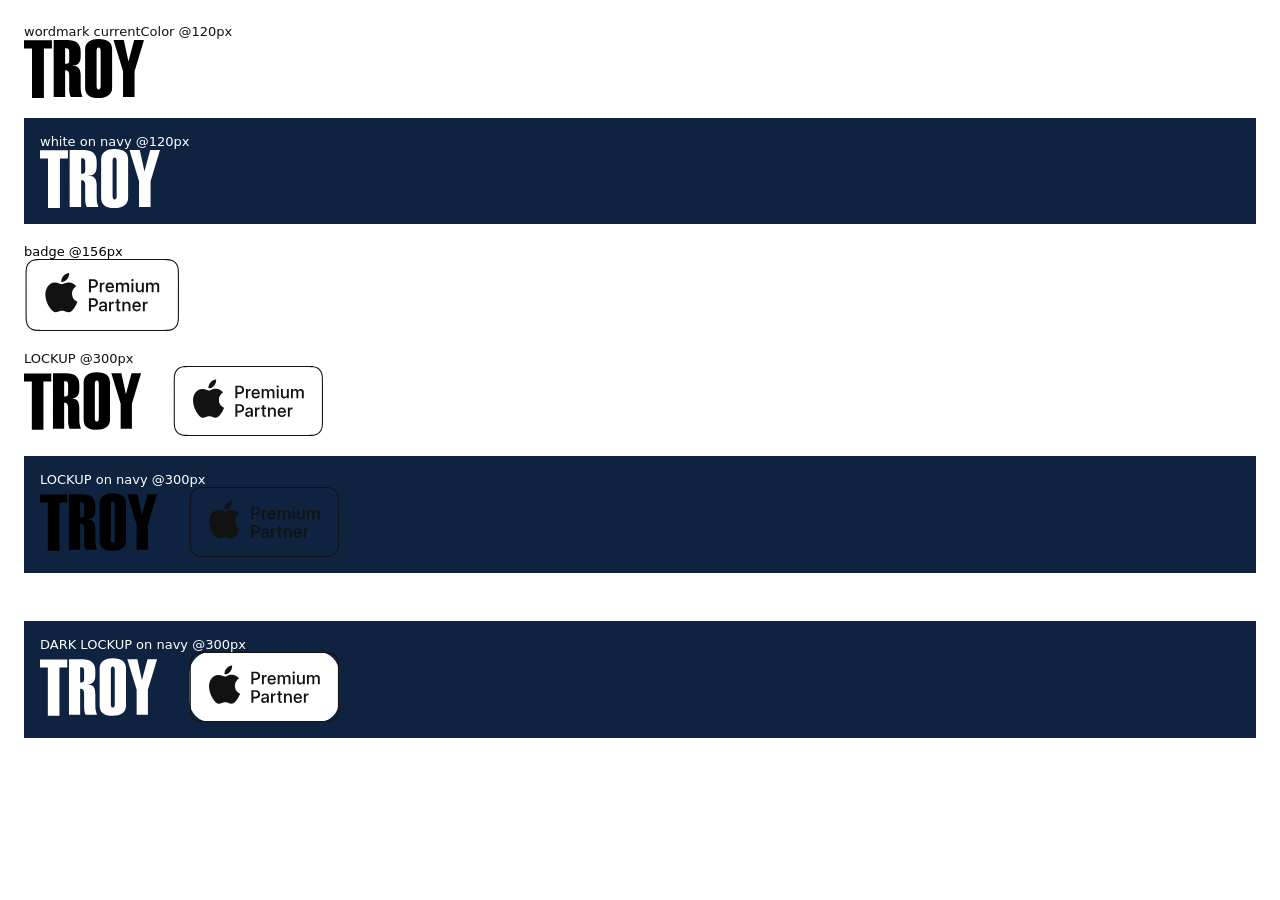
<file: brand/logo/logo-sheet.html>
<body style="margin:0;font:13px system-ui;background:#fff">
<div style="padding:24px;display:flex;flex-direction:column;gap:20px">
<div style="color:#0E1116">wordmark currentColor @120px<br><img src="troy-wordmark.svg" width="120"></div>
<div style="background:#0F2340;color:#fff;padding:16px">white on navy @120px<br><img src="troy-wordmark-white.svg" width="120"></div>
<div>badge @156px<br><img src="apple-premium-partner-badge.svg" width="156"></div>
<div style="color:#0E1116">LOCKUP @300px<br><img src="troy-lockup-premium-partner.svg" width="300"></div>
<div style="background:#0F2340;color:#fff;padding:16px">LOCKUP on navy @300px<br><img src="troy-lockup-premium-partner.svg" width="300"></div>
</div></body>
<div style="background:#0F2340;padding:16px;margin:24px">
  <div style="color:#fff;font:13px system-ui">DARK LOCKUP on navy @300px<br>
  <img src="troy-lockup-premium-partner-dark.svg" width="300"></div>
</div>
</file>
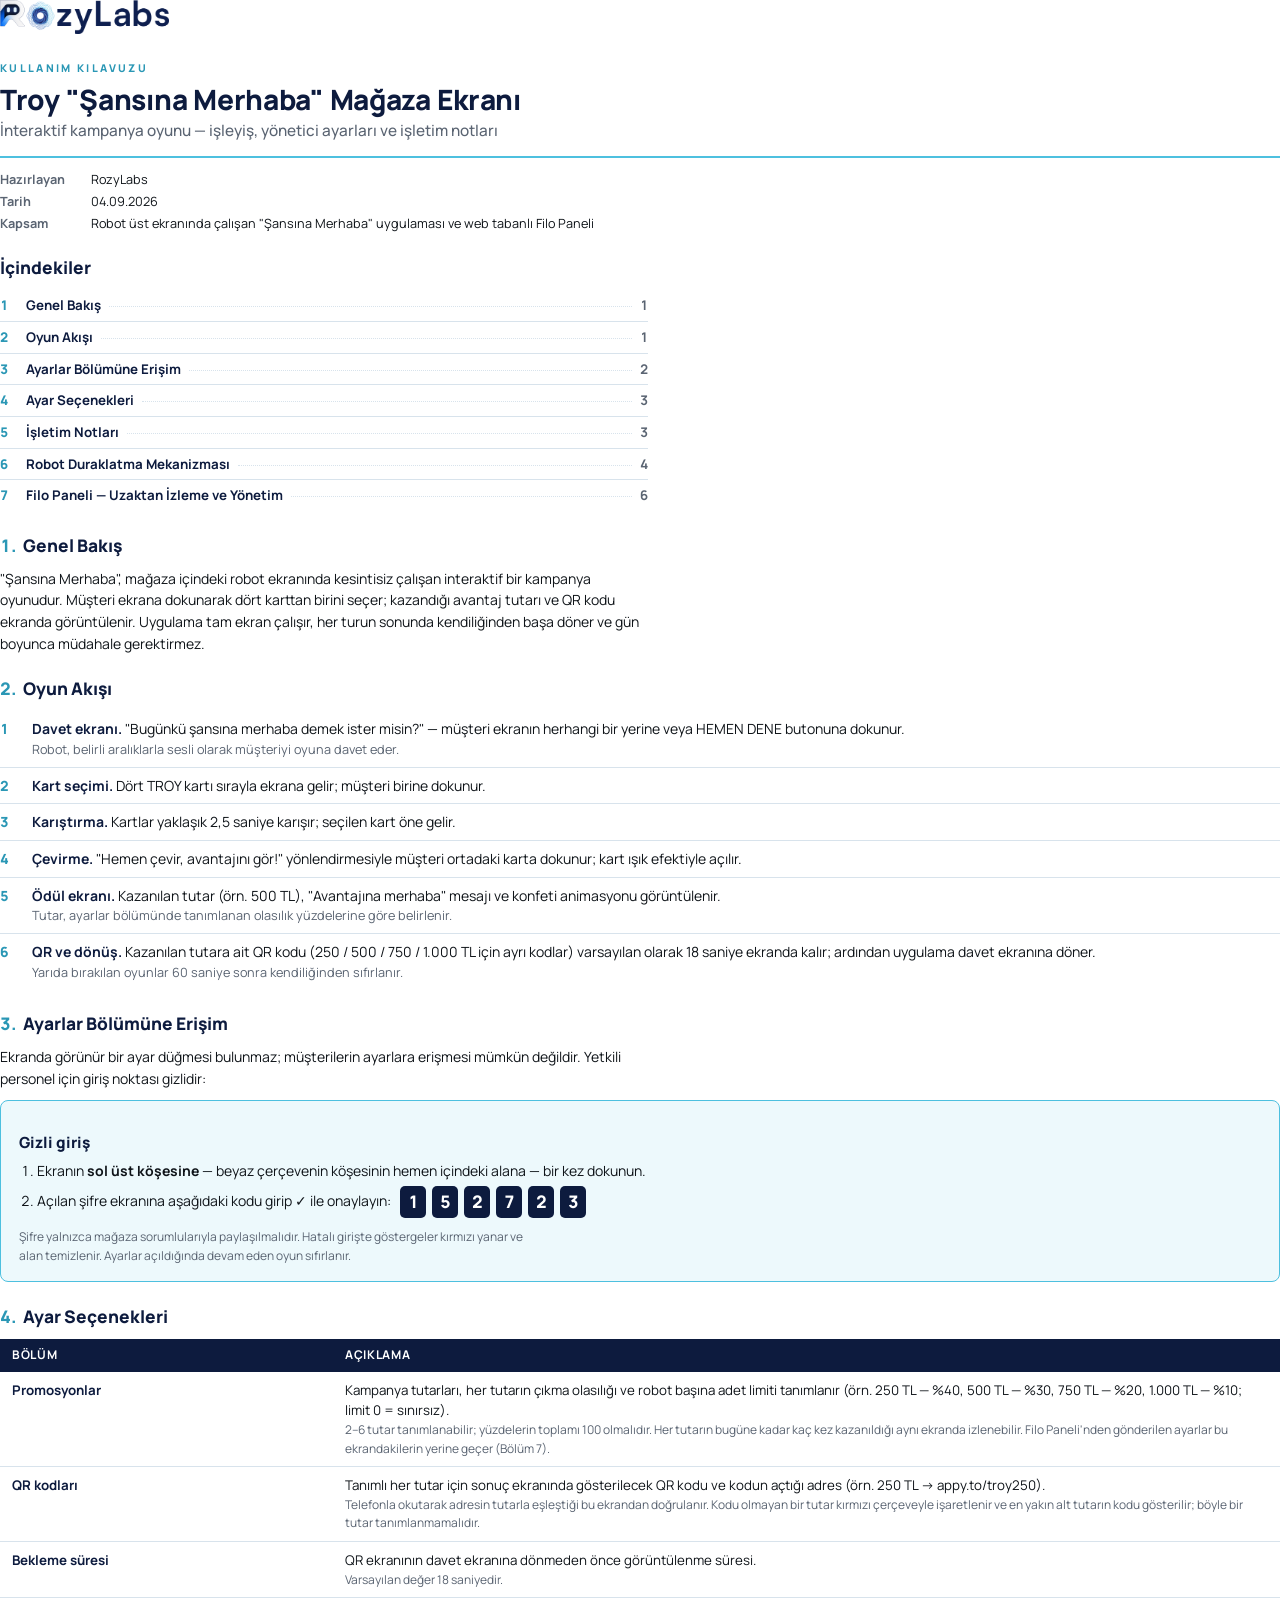
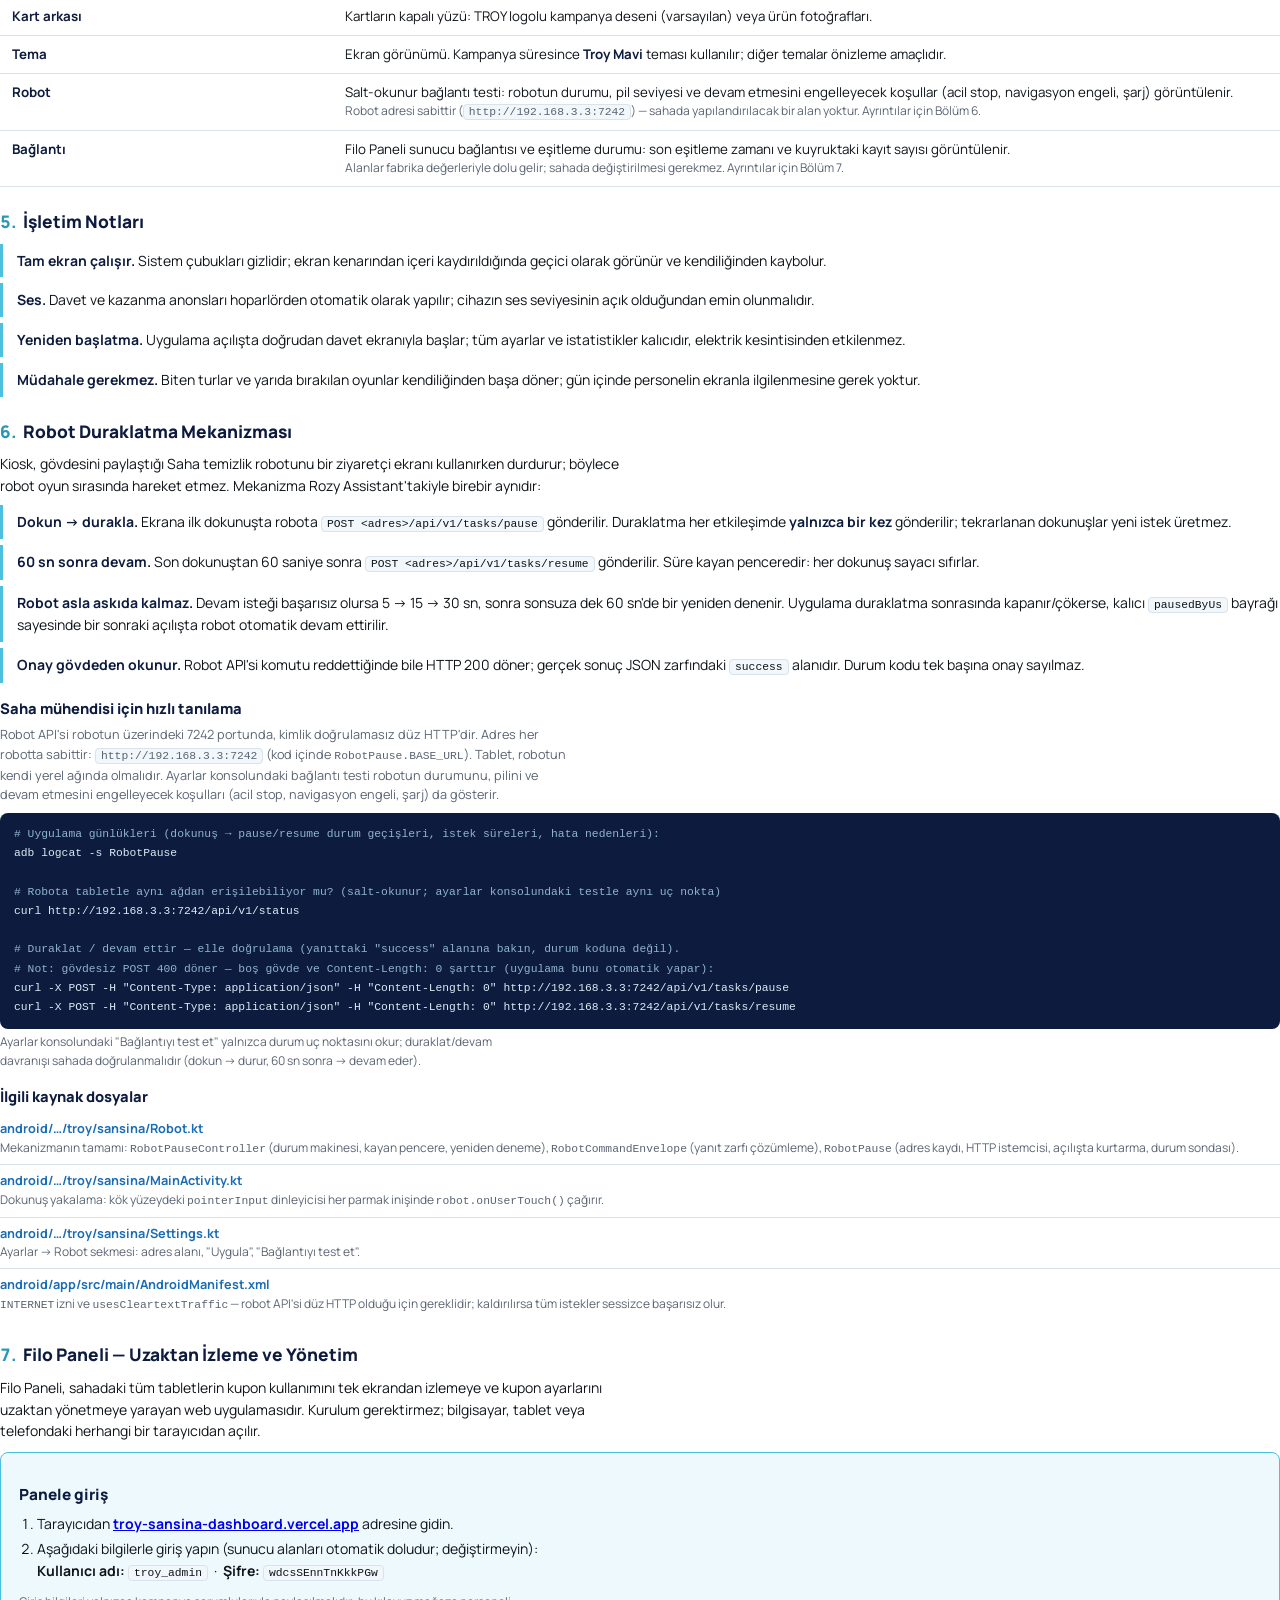
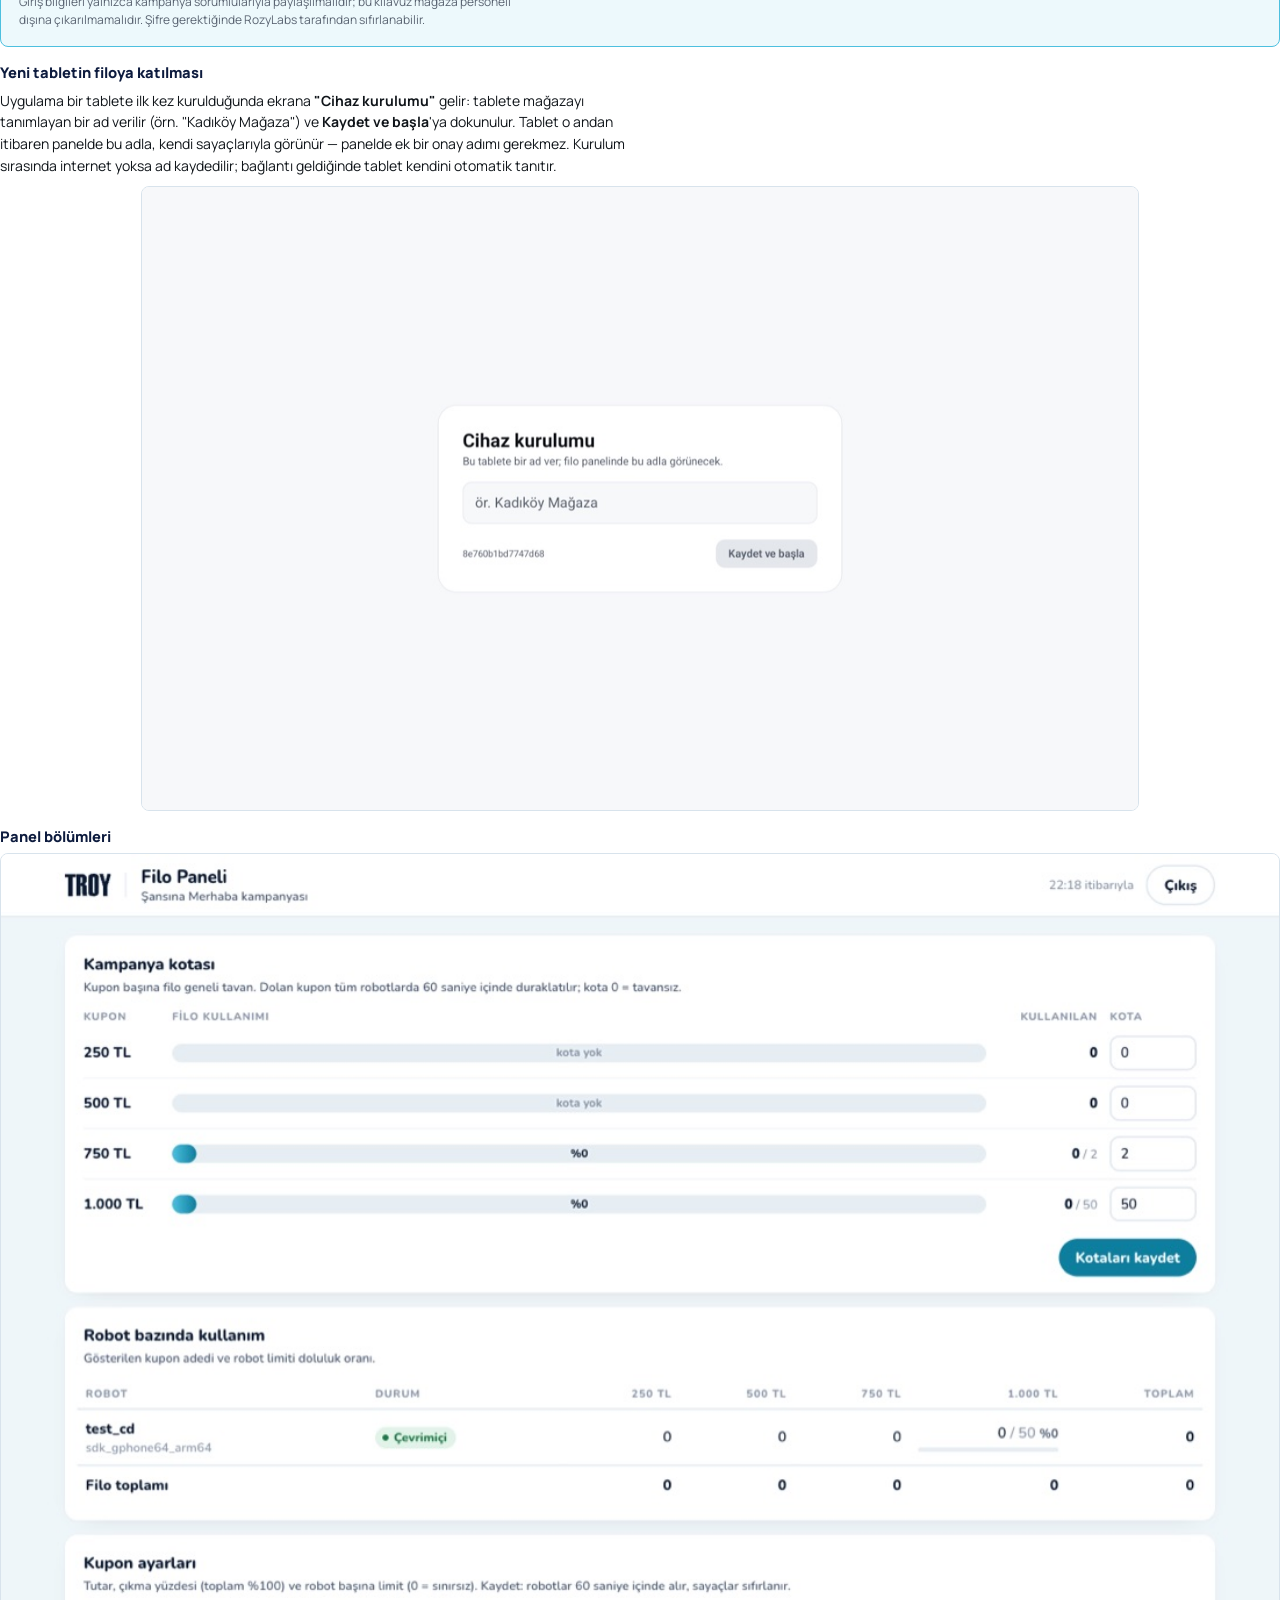
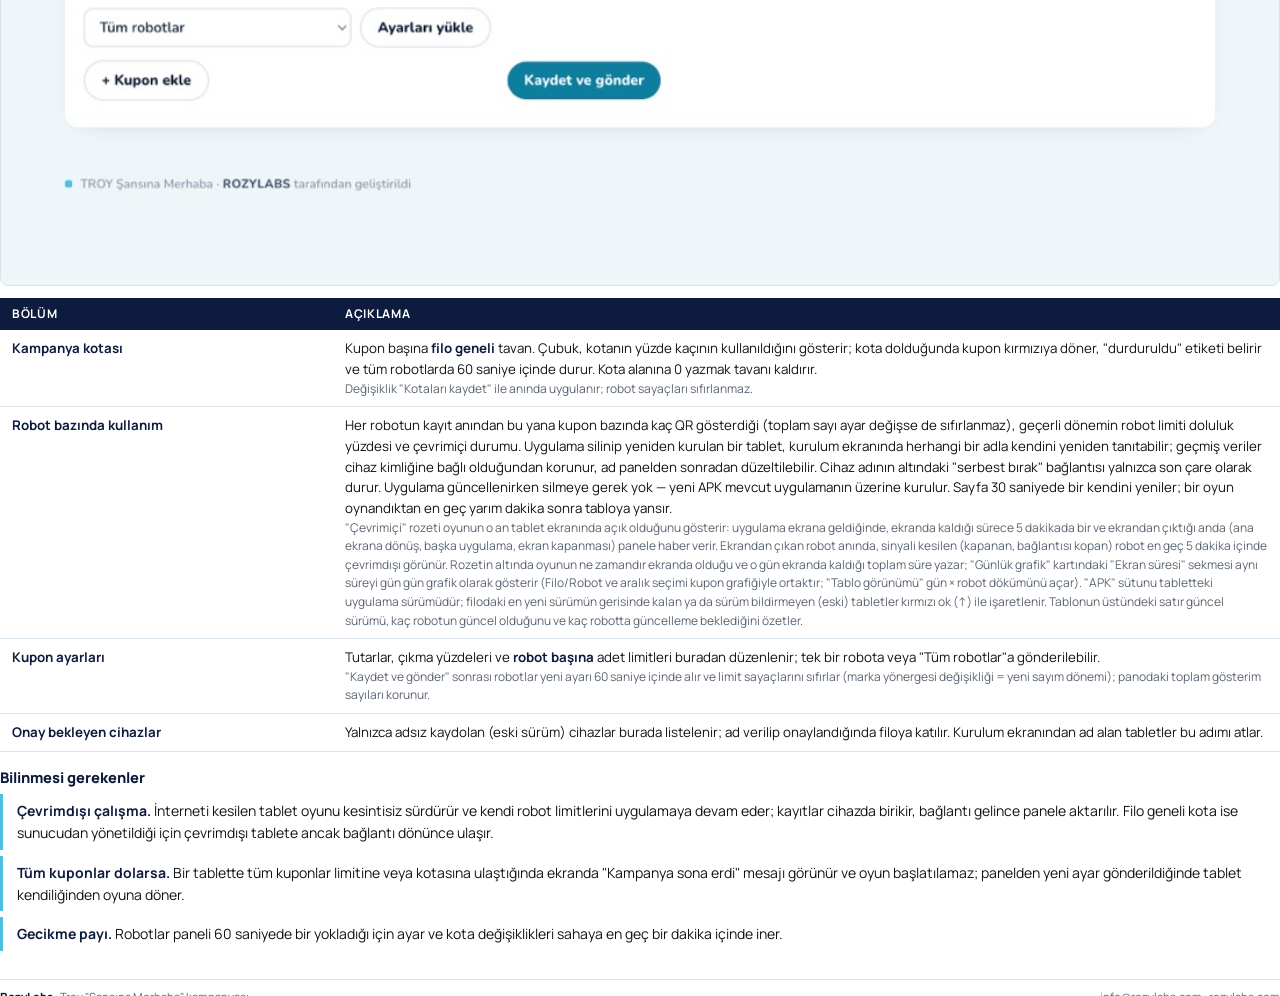
<file: docs/kilavuz/kilavuz.html>
<!DOCTYPE html>
<html lang="tr">
<head>
<meta charset="utf-8">
<title>Troy Şansına Merhaba — Kullanım Kılavuzu</title>
<link rel="stylesheet" href="https://fonts.googleapis.com/css2?family=Manrope:wght@400;500;600;700;800&display=swap">
<style>
  :root{
    --navy:#0D1B3E; --ink:#0F1419; --blue:#1E9DF1; --deep:#1A6CB5;
    --troy:#4DC0DF; --troy-deep:#2A97B5; --troy-tint:#EDF9FC;
    --muted:#5A6472; --border:#D8E3EC; --tint:#F2F7FC;
    --font:'Manrope',-apple-system,'Segoe UI',Roboto,sans-serif;
  }
  *{box-sizing:border-box; margin:0;}
  @page{size:A4; margin:18mm 20mm;}
  html,body{background:#fff; color:var(--ink); font-family:var(--font); font-size:10.5pt; line-height:1.55;}

  .logo{height:34px; display:block;}
  header{display:flex; justify-content:space-between; align-items:flex-start; margin-bottom:26px;}
  .doc-eyebrow{font-size:8pt; font-weight:800; letter-spacing:.22em; color:var(--troy-deep); text-transform:uppercase; margin:26px 0 6px;}
  h1{font-size:21pt; font-weight:800; color:var(--navy); letter-spacing:-.01em; line-height:1.15;}
  .subtitle{font-size:11.5pt; color:var(--muted); margin-top:4px; font-weight:500;}
  .rule{border:none; border-top:2px solid var(--troy); margin:14px 0 12px;}

  .meta{display:grid; grid-template-columns:auto 1fr; gap:2px 26px; font-size:9.5pt; margin-bottom:22px;}
  .meta dt{font-weight:700; color:var(--muted);}
  .meta dd{margin:0;}

  h2{font-size:13pt; font-weight:800; color:var(--navy); margin:22px 0 8px;}
  h2 .num{color:var(--troy-deep); margin-right:6px; font-variant-numeric:tabular-nums;}
  p{margin:0 0 8px; max-width:72ch;}
  .muted{color:var(--muted);}

  ol.flow{list-style:none; padding:0; margin:6px 0 0; counter-reset:f;}
  ol.flow li{counter-increment:f; display:grid; grid-template-columns:22px 1fr; gap:10px; padding:7px 0; border-bottom:1px solid var(--border); break-inside:avoid;}
  ol.flow li:last-child{border-bottom:none;}
  ol.flow li::before{content:counter(f); font-weight:800; color:var(--troy-deep); font-variant-numeric:tabular-nums;}
  ol.flow b{font-weight:700; color:var(--navy);}
  ol.flow small{display:block; color:var(--muted); font-size:9.5pt;}

  .secret{background:var(--troy-tint); border:1px solid var(--troy); border-radius:8px; padding:16px 18px; margin:10px 0 4px; break-inside:avoid;}
  .secret h3{font-size:11.5pt; font-weight:800; color:var(--navy); margin-bottom:6px;}
  .secret ol{margin:4px 0 10px 18px; padding:0;}
  .secret li{margin-bottom:4px;}
  .pin{display:inline-flex; gap:6px; vertical-align:middle;}
  .pin span{background:var(--navy); color:#fff; font-weight:800; font-size:13pt; border-radius:5px; width:26px; height:32px; display:inline-grid; place-items:center; font-variant-numeric:tabular-nums;}
  .secret .note{font-size:9pt; color:var(--muted); margin:8px 0 0;}

  table{border-collapse:collapse; width:100%; margin-top:6px; break-inside:avoid;}
  th{background:var(--navy); color:#fff; text-align:left; font-size:9pt; font-weight:700; letter-spacing:.06em; text-transform:uppercase; padding:7px 12px;}
  td{padding:8px 12px; font-size:10pt; vertical-align:top; border-bottom:1px solid var(--border);}
  td b{color:var(--navy); white-space:nowrap;}
  td .sub{color:var(--muted); font-size:9pt;}

  ul.notes{margin:6px 0 0 0; padding:0; list-style:none;}
  ul.notes li{padding:6px 0 6px 14px; border-left:3px solid var(--troy); margin-bottom:6px; break-inside:avoid;}
  ul.notes b{color:var(--navy); font-weight:700;}

  footer{margin-top:28px; padding-top:8px; border-top:1px solid var(--border); font-size:8.5pt; color:var(--muted); display:flex; justify-content:space-between; gap:12px;}
  footer b{color:var(--navy); font-weight:800;}
  .pagebreak{break-before:page;}
  .toc{margin:4px 0 6px;}
  .toc h2{margin-top:0;}
  .toc ol{list-style:none; margin:2px 0 0; padding:0; max-width:72ch;}
  .toc li{display:flex; align-items:baseline; gap:8px; padding:5px 0; border-bottom:1px solid var(--border); font-size:10pt;}
  .toc li:last-child{border-bottom:none;}
  .toc .n{font-weight:800; color:var(--troy-deep); font-variant-numeric:tabular-nums; width:18px;}
  .toc .t{font-weight:700; color:var(--navy);}
  .toc .dots{flex:1; border-bottom:1.5px dotted var(--border); transform:translateY(-3px);}
  .toc .pg{font-variant-numeric:tabular-nums; color:var(--muted); font-weight:700;}

  h3{font-size:11pt; font-weight:800; color:var(--navy); margin:14px 0 6px;}
  code, .mono{font-family:'SF Mono',Menlo,Consolas,monospace; font-size:8.5pt;}
  code{background:var(--tint); border:1px solid var(--border); border-radius:4px; padding:1px 5px; white-space:nowrap;}
  pre{background:var(--navy); color:#DCE9F4; border-radius:8px; padding:12px 14px; font-family:'SF Mono',Menlo,Consolas,monospace; font-size:8.5pt; line-height:1.7; overflow-x:auto; margin:6px 0 4px; break-inside:avoid;}
  pre .c{color:#8FB4CE;}
  ul.files{margin:6px 0 0; padding:0; list-style:none;}
  ul.files li{padding:6px 0; border-bottom:1px solid var(--border); font-size:9.5pt; break-inside:avoid;}
  ul.files li:last-child{border-bottom:none;}
  ul.files a{color:var(--deep); font-weight:700; text-decoration:none;}
  ul.files .d{color:var(--muted); display:block; font-size:9pt;}
</style>
</head>
<body>

<header>
  <img class="logo" src="[data-uri]" alt="RozyLabs">
</header>

<div class="doc-eyebrow">Kullanım Kılavuzu</div>
<h1>Troy "Şansına Merhaba" Mağaza Ekranı</h1>
<div class="subtitle">İnteraktif kampanya oyunu — işleyiş, yönetici ayarları ve işletim notları</div>
<hr class="rule">

<dl class="meta">
  <dt>Hazırlayan</dt><dd>RozyLabs</dd>
  <dt>Tarih</dt><dd>04.09.2026</dd>
  <dt>Kapsam</dt><dd>Robot üst ekranında çalışan "Şansına Merhaba" uygulaması ve web tabanlı Filo Paneli</dd>
</dl>

<!-- Sayfa numaraları elle tutulur: PDF yeniden üretildiğinde kontrol edin. -->
<div class="toc">
  <h2>İçindekiler</h2>
  <ol>
    <li><span class="n">1</span><span class="t">Genel Bakış</span><span class="dots"></span><span class="pg">1</span></li>
    <li><span class="n">2</span><span class="t">Oyun Akışı</span><span class="dots"></span><span class="pg">1</span></li>
    <li><span class="n">3</span><span class="t">Ayarlar Bölümüne Erişim</span><span class="dots"></span><span class="pg">2</span></li>
    <li><span class="n">4</span><span class="t">Ayar Seçenekleri</span><span class="dots"></span><span class="pg">3</span></li>
    <li><span class="n">5</span><span class="t">İşletim Notları</span><span class="dots"></span><span class="pg">3</span></li>
    <li><span class="n">6</span><span class="t">Robot Duraklatma Mekanizması</span><span class="dots"></span><span class="pg">4</span></li>
    <li><span class="n">7</span><span class="t">Filo Paneli — Uzaktan İzleme ve Yönetim</span><span class="dots"></span><span class="pg">6</span></li>
  </ol>
</div>

<h2><span class="num">1.</span>Genel Bakış</h2>
<p>"Şansına Merhaba", mağaza içindeki robot ekranında kesintisiz çalışan interaktif bir kampanya oyunudur. Müşteri ekrana dokunarak dört karttan birini seçer; kazandığı avantaj tutarı ve QR kodu ekranda görüntülenir. Uygulama tam ekran çalışır, her turun sonunda kendiliğinden başa döner ve gün boyunca müdahale gerektirmez.</p>

<h2><span class="num">2.</span>Oyun Akışı</h2>
<ol class="flow">
  <li><div><b>Davet ekranı.</b> "Bugünkü şansına merhaba demek ister misin?" — müşteri ekranın herhangi bir yerine veya HEMEN DENE butonuna dokunur. <small>Robot, belirli aralıklarla sesli olarak müşteriyi oyuna davet eder.</small></div></li>
  <li><div><b>Kart seçimi.</b> Dört TROY kartı sırayla ekrana gelir; müşteri birine dokunur.</div></li>
  <li><div><b>Karıştırma.</b> Kartlar yaklaşık 2,5 saniye karışır; seçilen kart öne gelir.</div></li>
  <li><div><b>Çevirme.</b> "Hemen çevir, avantajını gör!" yönlendirmesiyle müşteri ortadaki karta dokunur; kart ışık efektiyle açılır.</div></li>
  <li><div><b>Ödül ekranı.</b> Kazanılan tutar (örn. 500 TL), "Avantajına merhaba" mesajı ve konfeti animasyonu görüntülenir. <small>Tutar, ayarlar bölümünde tanımlanan olasılık yüzdelerine göre belirlenir.</small></div></li>
  <li><div><b>QR ve dönüş.</b> Kazanılan tutara ait QR kodu (250 / 500 / 750 / 1.000 TL için ayrı kodlar) varsayılan olarak 18 saniye ekranda kalır; ardından uygulama davet ekranına döner. <small>Yarıda bırakılan oyunlar 60 saniye sonra kendiliğinden sıfırlanır.</small></div></li>
</ol>

<h2><span class="num">3.</span>Ayarlar Bölümüne Erişim</h2>
<p>Ekranda görünür bir ayar düğmesi bulunmaz; müşterilerin ayarlara erişmesi mümkün değildir. Yetkili personel için giriş noktası gizlidir:</p>
<div class="secret">
  <h3>Gizli giriş</h3>
  <ol>
    <li>Ekranın <b>sol üst köşesine</b> — beyaz çerçevenin köşesinin hemen içindeki alana — bir kez dokunun.</li>
    <li>Açılan şifre ekranına aşağıdaki kodu girip ✓ ile onaylayın:&nbsp;&nbsp;
      <span class="pin"><span>1</span><span>5</span><span>2</span><span>7</span><span>2</span><span>3</span></span>
    </li>
  </ol>
  <p class="note">Şifre yalnızca mağaza sorumlularıyla paylaşılmalıdır. Hatalı girişte göstergeler kırmızı yanar ve alan temizlenir. Ayarlar açıldığında devam eden oyun sıfırlanır.</p>
</div>

<div class="pagebreak"></div>

<h2><span class="num">4.</span>Ayar Seçenekleri</h2>
<table>
  <tr><th style="width:26%">Bölüm</th><th>Açıklama</th></tr>
  <tr>
    <td><b>Promosyonlar</b></td>
    <td>Kampanya tutarları, her tutarın çıkma olasılığı ve robot başına adet limiti tanımlanır (örn. 250 TL — %40, 500 TL — %30, 750 TL — %20, 1.000 TL — %10; limit 0 = sınırsız).
    <div class="sub">2–6 tutar tanımlanabilir; yüzdelerin toplamı 100 olmalıdır. Her tutarın bugüne kadar kaç kez kazanıldığı aynı ekranda izlenebilir. Filo Paneli'nden gönderilen ayarlar bu ekrandakilerin yerine geçer (Bölüm 7).</div></td>
  </tr>
  <tr>
    <td><b>QR kodları</b></td>
    <td>Tanımlı her tutar için sonuç ekranında gösterilecek QR kodu ve kodun açtığı adres (örn. 250 TL → appy.to/troy250). <div class="sub">Telefonla okutarak adresin tutarla eşleştiği bu ekrandan doğrulanır. Kodu olmayan bir tutar kırmızı çerçeveyle işaretlenir ve en yakın alt tutarın kodu gösterilir; böyle bir tutar tanımlanmamalıdır.</div></td>
  </tr>
  <tr>
    <td><b>Bekleme süresi</b></td>
    <td>QR ekranının davet ekranına dönmeden önce görüntülenme süresi. <div class="sub">Varsayılan değer 18 saniyedir.</div></td>
  </tr>
  <tr>
    <td><b>Kart arkası</b></td>
    <td>Kartların kapalı yüzü: TROY logolu kampanya deseni (varsayılan) veya ürün fotoğrafları.</td>
  </tr>
  <tr>
    <td><b>Tema</b></td>
    <td>Ekran görünümü. Kampanya süresince <b>Troy Mavi</b> teması kullanılır; diğer temalar önizleme amaçlıdır.</td>
  </tr>
  <tr>
    <td><b>Robot</b></td>
    <td>Salt-okunur bağlantı testi: robotun durumu, pil seviyesi ve devam etmesini engelleyecek koşullar (acil stop, navigasyon engeli, şarj) görüntülenir. <div class="sub">Robot adresi sabittir (<code>http://192.168.3.3:7242</code>) — sahada yapılandırılacak bir alan yoktur. Ayrıntılar için Bölüm 6.</div></td>
  </tr>
  <tr>
    <td><b>Bağlantı</b></td>
    <td>Filo Paneli sunucu bağlantısı ve eşitleme durumu: son eşitleme zamanı ve kuyruktaki kayıt sayısı görüntülenir. <div class="sub">Alanlar fabrika değerleriyle dolu gelir; sahada değiştirilmesi gerekmez. Ayrıntılar için Bölüm 7.</div></td>
  </tr>
</table>

<h2><span class="num">5.</span>İşletim Notları</h2>
<ul class="notes">
  <li><b>Tam ekran çalışır.</b> Sistem çubukları gizlidir; ekran kenarından içeri kaydırıldığında geçici olarak görünür ve kendiliğinden kaybolur.</li>
  <li><b>Ses.</b> Davet ve kazanma anonsları hoparlörden otomatik olarak yapılır; cihazın ses seviyesinin açık olduğundan emin olunmalıdır.</li>
  <li><b>Yeniden başlatma.</b> Uygulama açılışta doğrudan davet ekranıyla başlar; tüm ayarlar ve istatistikler kalıcıdır, elektrik kesintisinden etkilenmez.</li>
  <li><b>Müdahale gerekmez.</b> Biten turlar ve yarıda bırakılan oyunlar kendiliğinden başa döner; gün içinde personelin ekranla ilgilenmesine gerek yoktur.</li>
</ul>

<div class="pagebreak"></div>

<h2><span class="num">6.</span>Robot Duraklatma Mekanizması</h2>
<p>Kiosk, gövdesini paylaştığı Saha temizlik robotunu bir ziyaretçi ekranı kullanırken durdurur; böylece robot oyun sırasında hareket etmez. Mekanizma Rozy Assistant'takiyle birebir aynıdır:</p>
<ul class="notes">
  <li><b>Dokun → durakla.</b> Ekrana ilk dokunuşta robota <code>POST &lt;adres&gt;/api/v1/tasks/pause</code> gönderilir. Duraklatma her etkileşimde <b>yalnızca bir kez</b> gönderilir; tekrarlanan dokunuşlar yeni istek üretmez.</li>
  <li><b>60 sn sonra devam.</b> Son dokunuştan 60 saniye sonra <code>POST &lt;adres&gt;/api/v1/tasks/resume</code> gönderilir. Süre kayan penceredir: her dokunuş sayacı sıfırlar.</li>
  <li><b>Robot asla askıda kalmaz.</b> Devam isteği başarısız olursa 5 → 15 → 30 sn, sonra sonsuza dek 60 sn'de bir yeniden denenir. Uygulama duraklatma sonrasında kapanır/çökerse, kalıcı <code>pausedByUs</code> bayrağı sayesinde bir sonraki açılışta robot otomatik devam ettirilir.</li>
  <li><b>Onay gövdeden okunur.</b> Robot API'si komutu reddettiğinde bile HTTP 200 döner; gerçek sonuç JSON zarfındaki <code>success</code> alanıdır. Durum kodu tek başına onay sayılmaz.</li>
</ul>

<h3>Saha mühendisi için hızlı tanılama</h3>
<p class="muted" style="font-size:9.5pt">Robot API'si robotun üzerindeki 7242 portunda, kimlik doğrulamasız düz HTTP'dir. Adres her robotta sabittir: <code>http://192.168.3.3:7242</code> (kod içinde <span class="mono">RobotPause.BASE_URL</span>). Tablet, robotun kendi yerel ağında olmalıdır. Ayarlar konsolundaki bağlantı testi robotun durumunu, pilini ve devam etmesini engelleyecek koşulları (acil stop, navigasyon engeli, şarj) da gösterir.</p>
<pre><span class="c"># Uygulama günlükleri (dokunuş → pause/resume durum geçişleri, istek süreleri, hata nedenleri):</span>
adb logcat -s RobotPause

<span class="c"># Robota tabletle aynı ağdan erişilebiliyor mu? (salt-okunur; ayarlar konsolundaki testle aynı uç nokta)</span>
curl http://192.168.3.3:7242/api/v1/status

<span class="c"># Duraklat / devam ettir — elle doğrulama (yanıttaki "success" alanına bakın, durum koduna değil).</span>
<span class="c"># Not: gövdesiz POST 400 döner — boş gövde ve Content-Length: 0 şarttır (uygulama bunu otomatik yapar):</span>
curl -X POST -H "Content-Type: application/json" -H "Content-Length: 0" http://192.168.3.3:7242/api/v1/tasks/pause
curl -X POST -H "Content-Type: application/json" -H "Content-Length: 0" http://192.168.3.3:7242/api/v1/tasks/resume</pre>
<p class="muted" style="font-size:9pt">Ayarlar konsolundaki "Bağlantıyı test et" yalnızca durum uç noktasını okur; duraklat/devam davranışı sahada doğrulanmalıdır (dokun → durur, 60 sn sonra → devam eder).</p>

<h3>İlgili kaynak dosyalar</h3>
<ul class="files">
  <li><a href="https://github.com/kcandost/troy-sansina-merhaba/blob/master/android/app/src/main/java/com/troy/sansina/Robot.kt">android/…/troy/sansina/Robot.kt</a><span class="d">Mekanizmanın tamamı: <span class="mono">RobotPauseController</span> (durum makinesi, kayan pencere, yeniden deneme), <span class="mono">RobotCommandEnvelope</span> (yanıt zarfı çözümleme), <span class="mono">RobotPause</span> (adres kaydı, HTTP istemcisi, açılışta kurtarma, durum sondası).</span></li>
  <li><a href="https://github.com/kcandost/troy-sansina-merhaba/blob/master/android/app/src/main/java/com/troy/sansina/MainActivity.kt">android/…/troy/sansina/MainActivity.kt</a><span class="d">Dokunuş yakalama: kök yüzeydeki <span class="mono">pointerInput</span> dinleyicisi her parmak inişinde <span class="mono">robot.onUserTouch()</span> çağırır.</span></li>
  <li><a href="https://github.com/kcandost/troy-sansina-merhaba/blob/master/android/app/src/main/java/com/troy/sansina/Settings.kt">android/…/troy/sansina/Settings.kt</a><span class="d">Ayarlar → Robot sekmesi: adres alanı, "Uygula", "Bağlantıyı test et".</span></li>
  <li><a href="https://github.com/kcandost/troy-sansina-merhaba/blob/master/android/app/src/main/AndroidManifest.xml">android/app/src/main/AndroidManifest.xml</a><span class="d"><span class="mono">INTERNET</span> izni ve <span class="mono">usesCleartextTraffic</span> — robot API'si düz HTTP olduğu için gereklidir; kaldırılırsa tüm istekler sessizce başarısız olur.</span></li>
</ul>

<div class="pagebreak"></div>

<h2><span class="num">7.</span>Filo Paneli — Uzaktan İzleme ve Yönetim</h2>
<p>Filo Paneli, sahadaki tüm tabletlerin kupon kullanımını tek ekrandan izlemeye ve kupon ayarlarını uzaktan yönetmeye yarayan web uygulamasıdır. Kurulum gerektirmez; bilgisayar, tablet veya telefondaki herhangi bir tarayıcıdan açılır.</p>

<div class="secret">
  <h3>Panele giriş</h3>
  <ol>
    <li>Tarayıcıdan <b><a href="https://troy-sansina-dashboard.vercel.app">troy-sansina-dashboard.vercel.app</a></b> adresine gidin.</li>
    <li>Aşağıdaki bilgilerle giriş yapın (sunucu alanları otomatik doludur; değiştirmeyin):<br>
      <b>Kullanıcı adı:</b> <code>troy_admin</code>&nbsp;&nbsp;·&nbsp;&nbsp;<b>Şifre:</b> <code>wdcsSEnnTnKkkPGw</code></li>
  </ol>
  <p class="note">Giriş bilgileri yalnızca kampanya sorumlularıyla paylaşılmalıdır; bu kılavuz mağaza personeli dışına çıkarılmamalıdır. Şifre gerektiğinde RozyLabs tarafından sıfırlanabilir.</p>
</div>

<h3>Yeni tabletin filoya katılması</h3>
<p>Uygulama bir tablete ilk kez kurulduğunda ekrana <b>"Cihaz kurulumu"</b> gelir: tablete mağazayı tanımlayan bir ad verilir (örn. "Kadıköy Mağaza") ve <b>Kaydet ve başla</b>'ya dokunulur. Tablet o andan itibaren panelde bu adla, kendi sayaçlarıyla görünür — panelde ek bir onay adımı gerekmez. Kurulum sırasında internet yoksa ad kaydedilir; bağlantı geldiğinde tablet kendini otomatik tanıtır.</p>
<img src="[data-uri]" alt="Cihaz kurulumu ekranı" style="width:78%; display:block; margin:10px auto 4px; border:1px solid var(--border); border-radius:8px;">

<div class="pagebreak"></div>

<h3>Panel bölümleri</h3>
<img src="[data-uri]" alt="Filo Paneli genel görünüm" style="width:100%; display:block; margin:6px 0 12px; border:1px solid var(--border); border-radius:8px;">
<table>
  <tr><th style="width:26%">Bölüm</th><th>Açıklama</th></tr>
  <tr>
    <td><b>Kampanya kotası</b></td>
    <td>Kupon başına <b>filo geneli</b> tavan. Çubuk, kotanın yüzde kaçının kullanıldığını gösterir; kota dolduğunda kupon kırmızıya döner, "durduruldu" etiketi belirir ve tüm robotlarda 60 saniye içinde durur. Kota alanına 0 yazmak tavanı kaldırır. <div class="sub">Değişiklik "Kotaları kaydet" ile anında uygulanır; robot sayaçları sıfırlanmaz.</div></td>
  </tr>
  <tr>
    <td><b>Robot bazında kullanım</b></td>
    <td>Her robotun kayıt anından bu yana kupon bazında kaç QR gösterdiği (toplam sayı ayar değişse de sıfırlanmaz), geçerli dönemin robot limiti doluluk yüzdesi ve çevrimiçi durumu. Uygulama silinip yeniden kurulan bir tablet, kurulum ekranında herhangi bir adla kendini yeniden tanıtabilir; geçmiş veriler cihaz kimliğine bağlı olduğundan korunur, ad panelden sonradan düzeltilebilir. Cihaz adının altındaki "serbest bırak" bağlantısı yalnızca son çare olarak durur. Uygulama güncellenirken silmeye gerek yok — yeni APK mevcut uygulamanın üzerine kurulur. Sayfa 30 saniyede bir kendini yeniler; bir oyun oynandıktan en geç yarım dakika sonra tabloya yansır. <div class="sub">"Çevrimiçi" rozeti oyunun o an tablet ekranında açık olduğunu gösterir: uygulama ekrana geldiğinde, ekranda kaldığı sürece 5 dakikada bir ve ekrandan çıktığı anda (ana ekrana dönüş, başka uygulama, ekran kapanması) panele haber verir. Ekrandan çıkan robot anında, sinyali kesilen (kapanan, bağlantısı kopan) robot en geç 5 dakika içinde çevrimdışı görünür. Rozetin altında oyunun ne zamandır ekranda olduğu ve o gün ekranda kaldığı toplam süre yazar; "Günlük grafik" kartındaki "Ekran süresi" sekmesi aynı süreyi gün gün grafik olarak gösterir (Filo/Robot ve aralık seçimi kupon grafiğiyle ortaktır; "Tablo görünümü" gün × robot dökümünü açar). "APK" sütunu tabletteki uygulama sürümüdür; filodaki en yeni sürümün gerisinde kalan ya da sürüm bildirmeyen (eski) tabletler kırmızı ok (↑) ile işaretlenir. Tablonun üstündeki satır güncel sürümü, kaç robotun güncel olduğunu ve kaç robotta güncelleme beklediğini özetler.</div></td>
  </tr>
  <tr>
    <td><b>Kupon ayarları</b></td>
    <td>Tutarlar, çıkma yüzdeleri ve <b>robot başına</b> adet limitleri buradan düzenlenir; tek bir robota veya "Tüm robotlar"a gönderilebilir. <div class="sub">"Kaydet ve gönder" sonrası robotlar yeni ayarı 60 saniye içinde alır ve limit sayaçlarını sıfırlar (marka yönergesi değişikliği = yeni sayım dönemi); panodaki toplam gösterim sayıları korunur.</div></td>
  </tr>
  <tr>
    <td><b>Onay bekleyen cihazlar</b></td>
    <td>Yalnızca adsız kaydolan (eski sürüm) cihazlar burada listelenir; ad verilip onaylandığında filoya katılır. Kurulum ekranından ad alan tabletler bu adımı atlar.</td>
  </tr>
</table>

<h3>Bilinmesi gerekenler</h3>
<ul class="notes">
  <li><b>Çevrimdışı çalışma.</b> İnterneti kesilen tablet oyunu kesintisiz sürdürür ve kendi robot limitlerini uygulamaya devam eder; kayıtlar cihazda birikir, bağlantı gelince panele aktarılır. Filo geneli kota ise sunucudan yönetildiği için çevrimdışı tablete ancak bağlantı dönünce ulaşır.</li>
  <li><b>Tüm kuponlar dolarsa.</b> Bir tablette tüm kuponlar limitine veya kotasına ulaştığında ekranda "Kampanya sona erdi" mesajı görünür ve oyun başlatılamaz; panelden yeni ayar gönderildiğinde tablet kendiliğinden oyuna döner.</li>
  <li><b>Gecikme payı.</b> Robotlar paneli 60 saniyede bir yokladığı için ayar ve kota değişiklikleri sahaya en geç bir dakika içinde iner.</li>
</ul>

<footer>
  <span><b>RozyLabs</b> · Troy "Şansına Merhaba" kampanyası</span>
  <span>info@rozylabs.com · rozylabs.com</span>
</footer>

</body>
</html>
</file>
